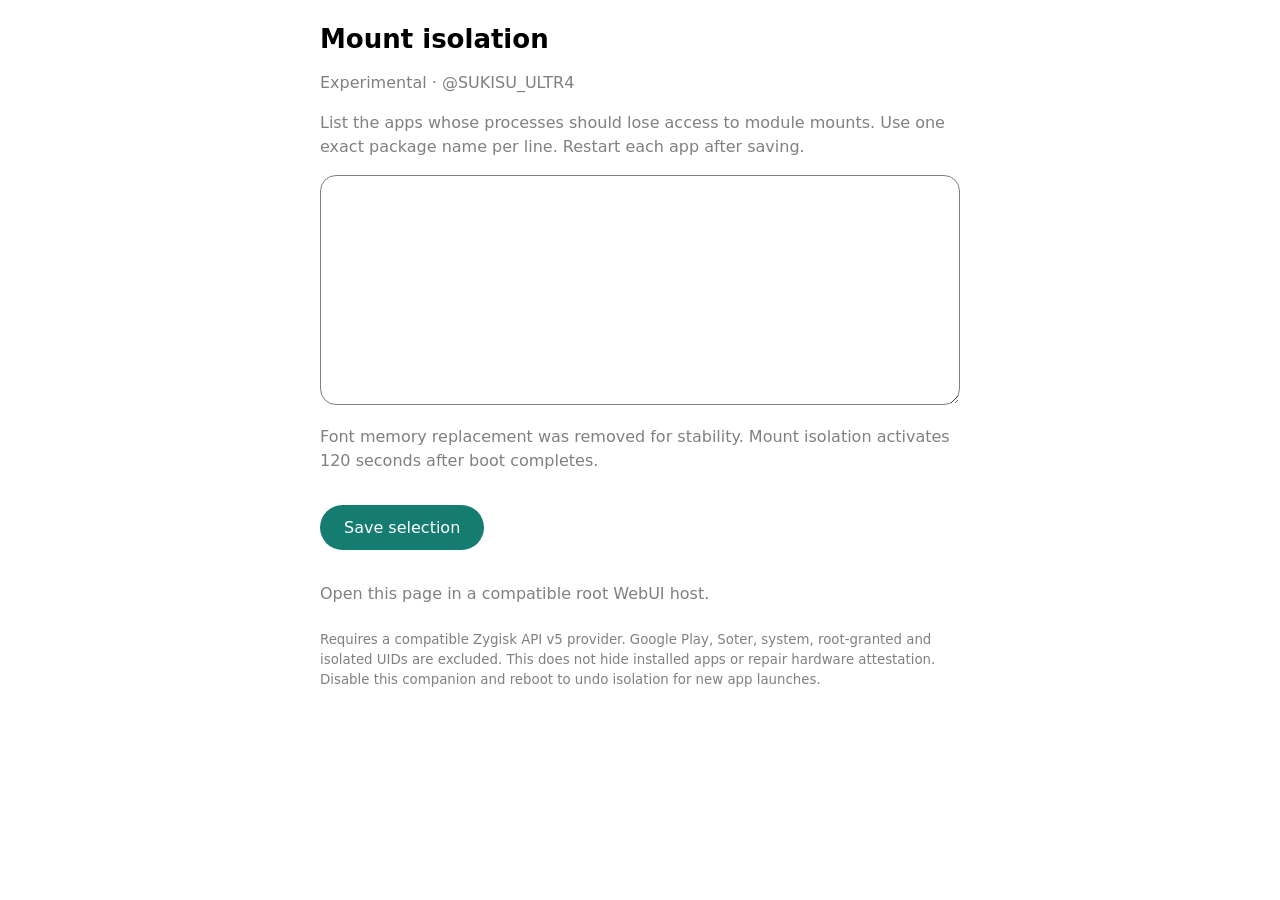
<file: isolation-module/webroot/index.html>
<!doctype html><html lang="en"><meta charset="utf-8"><meta name="viewport" content="width=device-width,initial-scale=1"><title>Mount isolation</title><style>
:root{color-scheme:light dark;font:16px system-ui}body{max-width:640px;margin:24px auto;padding:0 20px}h1{font-size:26px}p{line-height:1.5;color:GrayText}textarea{box-sizing:border-box;width:100%;min-height:230px;border:1px solid GrayText;border-radius:16px;padding:16px;background:Canvas;color:CanvasText;font:14px monospace}button{border:0;border-radius:24px;background:#157c72;color:white;padding:13px 24px;margin:16px 0;font:inherit}#status{min-height:2em}small{display:block;line-height:1.5;color:GrayText}</style>
<h1>Mount isolation</h1><p>Experimental · @SUKISU_ULTR4</p><p>List the apps whose processes should lose access to module mounts. Use one exact package name per line. Restart each app after saving.</p><textarea id="targets" aria-label="Selected packages" spellcheck="false"></textarea><p>Font memory replacement was removed for stability. Mount isolation activates 120 seconds after boot completes.</p><button id="save" disabled>Save selection</button><p id="status" role="status">Connecting to root host…</p><small>Requires a compatible Zygisk API v5 provider. Google Play, Soter, system, root-granted and isolated UIDs are excluded. This does not hide installed apps or repair hardware attestation. Disable this companion and reboot to undo isolation for new app launches.</small><script src="main.js"></script></html>
</file>
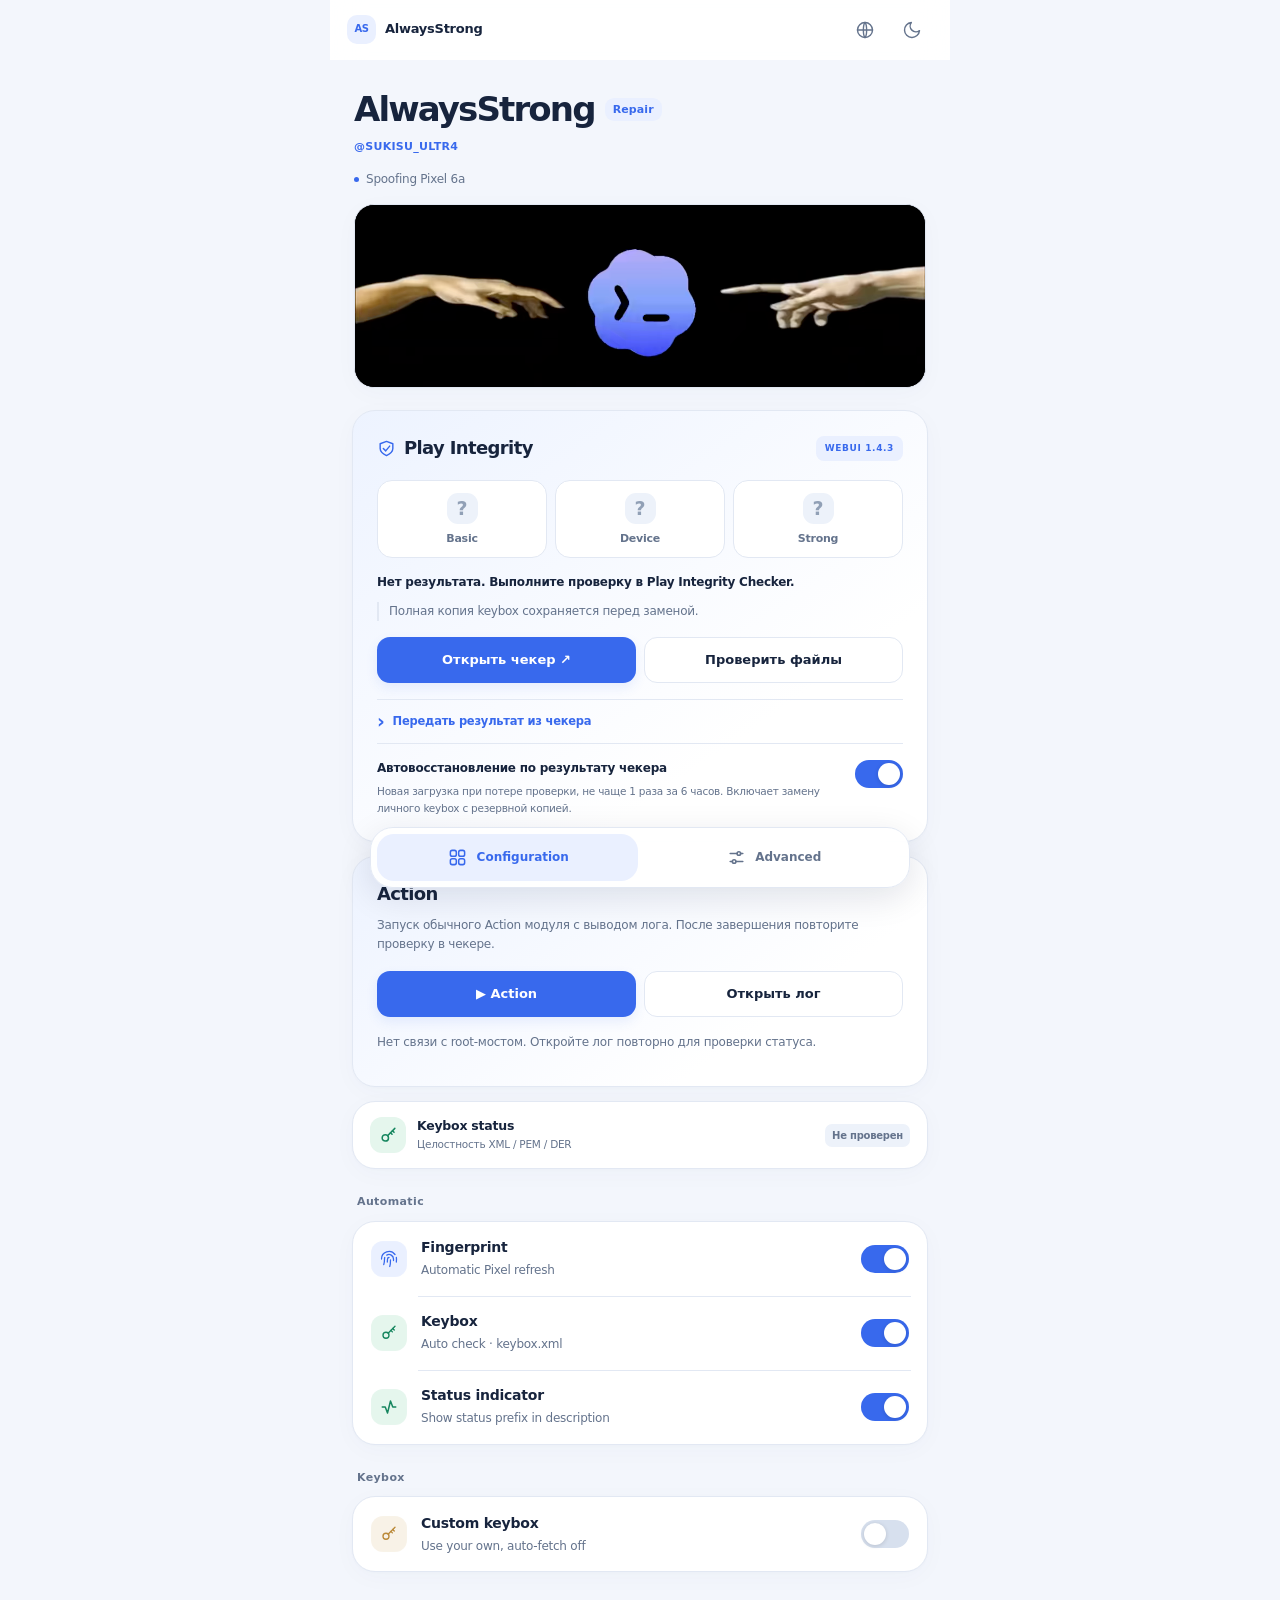
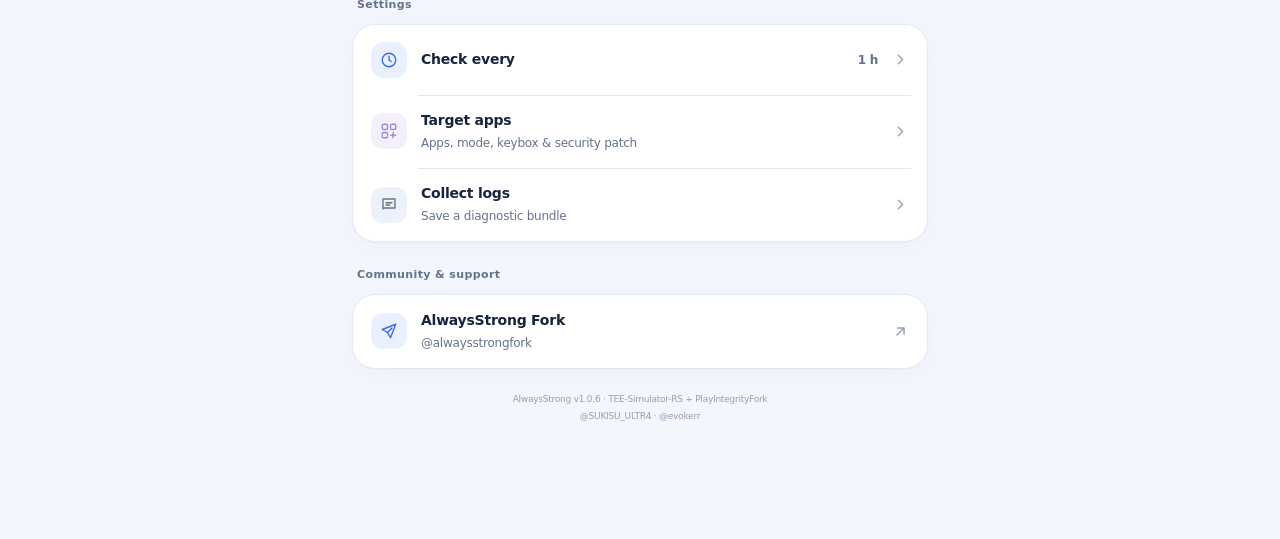
<file: module/webroot/index.html>
<!doctype html>
<html lang="en">
<head>
<meta charset="utf-8">
<meta name="viewport" content="width=device-width,initial-scale=1,viewport-fit=cover">
<meta name="color-scheme" content="dark light">
<title>AlwaysStrong</title>
<link rel="icon" href="data:,">
<meta name="theme-color" content="#0b1120">
<link rel="stylesheet" href="app.css">
</head>
<body>
<div class="app">
  <div class="bar" id="bar">
    <div class="t">AlwaysStrong</div>
    <button class="ib" id="langBtn" aria-label="Language"><svg viewBox="0 0 24 24" fill="none" stroke="currentColor" stroke-width="1.7" stroke-linecap="round" stroke-linejoin="round"><circle cx="12" cy="12" r="9"/><path d="M3 12h18M12 3c2.6 2.7 2.6 15.3 0 18M12 3c-2.6 2.7-2.6 15.3 0 18"/></svg></button>
    <button class="ib" id="themeBtn" aria-label="Theme"><svg id="themeIcon" viewBox="0 0 24 24" fill="none" stroke="currentColor" stroke-width="1.7" stroke-linecap="round" stroke-linejoin="round"><path d="M21 12.8A9 9 0 1 1 11.2 3 7 7 0 0 0 21 12.8z"/></svg></button>
  </div>

  <div class="hero">
    <div class="hero-heading"><div class="hero-title">
      <h1>AlwaysStrong <span class="edition">Repair</span></h1>
      <p class="fork-credit">@SUKISU_ULTR4</p>
    </div></div>
    <p class="sub"><span id="heroState">Spoofing Pixel 6a</span></p>
    <div class="hero-banner">
      <video id="forkBanner" loop muted playsinline preload="metadata" poster="banner.png" aria-label="AlwaysStrong banner"><source src="banner.mp4" type="video/mp4"></video>
      <img class="banner-still" src="banner.png" width="1072" height="576" alt="AlwaysStrong banner">
    </div>
  </div>

  <div class="scroll">

    <section id="pgMain">
      <div class="grp"><div class="card repair-panel">
        <div class="repair-heading"><span class="panel-title"><svg viewBox="0 0 24 24" fill="none" stroke="currentColor" stroke-width="1.8" stroke-linecap="round" stroke-linejoin="round"><path d="m12 3 8 3v6c0 5-8 9-8 9s-8-4-8-9V6Z"/><path d="m8 12 3 3 5-6"/></svg>Play Integrity</span><span class="repair-tag">WEBUI 1.4.3</span></div>
        <div class="verdict-grid" aria-live="polite">
          <div class="verdict-pill" id="vBasic"><b>?</b>Basic</div>
          <div class="verdict-pill" id="vDevice"><b>?</b>Device</div>
          <div class="verdict-pill" id="vStrong"><b>?</b>Strong</div>
        </div>
        <p class="repair-note" id="verdictInfo">Нет результата. Выполните проверку в Play Integrity Checker.</p>
        <p class="repair-note" id="repairInfo">Полная копия keybox сохраняется перед заменой.</p>
        <div class="repair-actions"><button type="button" id="launchChecker">Открыть чекер ↗</button><button type="button" class="secondary" id="repairLocal">Проверить файлы</button></div>
        <details><summary>Передать результат из чекера</summary>
          <p class="repair-note">После проверки: меню ⋮ → JSON response → Copy JSON. Вставьте свежий ответ ниже. Автоматический экспорт из этого приложения не предусмотрен.</p>
          <textarea id="verdictJson" aria-label="JSON результата Play Integrity" placeholder='{"requestDetails": …, "deviceIntegrity": …}' spellcheck="false" maxlength="65536"></textarea>
          <div class="repair-actions"><button type="button" id="importVerdict">Применить результат</button></div>
        </details>
        <div class="repair-switch"><span>Автовосстановление по результату чекера<small>Новая загрузка при потере проверки, не чаще 1 раза за 6 часов. Включает замену личного keybox с резервной копией.</small></span><label class="sw"><input type="checkbox" id="autoRepairSw" checked><span class="sl"></span></label></div>
      </div></div>

      <div class="grp"><div class="card repair-panel action-panel">
        <div class="repair-heading"><span class="panel-title">Action</span></div>
        <p class="repair-note">Запуск обычного Action модуля с выводом лога. После завершения повторите проверку в чекере.</p>
        <div class="repair-actions"><button type="button" id="runAction">▶ Action</button><button type="button" class="secondary" id="viewActionLog">Открыть лог</button></div>
        <p class="repair-note" id="actionSummary" role="status">Ещё не запускался из WebUI.</p>
      </div></div>

      <div class="grp"><div class="card statusbar">
        <span class="sk"><svg viewBox="0 0 24 24" fill="none" stroke="currentColor" stroke-width="1.9" stroke-linecap="round" stroke-linejoin="round"><circle cx="8" cy="15" r="4"/><path d="M10.8 12.2 20 3"/><path d="m17 6 2 2"/><path d="m14.5 8.5 2 2"/></svg></span>
        <span class="lab"><span data-i="status">Keybox status</span><small>Device verdict not checked</small></span>
        <span class="sp"></span>
        <span class="checks" title="File completeness only. Device verdict not checked.">Not checked</span>
      </div></div>

      <div class="grp"><div class="lbl" data-i="sec_auto">Automatic</div><div class="card">
        <div class="row" data-k="fingerprint pixel refresh">
          <div class="ic blue"><svg viewBox="0 0 24 24" fill="none" stroke="currentColor" stroke-width="1.7" stroke-linecap="round" stroke-linejoin="round"><path d="M2 12a10 10 0 0 1 18-6"/><path d="M5 19.5C5.5 18 6 15 6 12a6 6 0 0 1 .34-2"/><path d="M9 6.8a6 6 0 0 1 9 5.2v2"/><path d="M14 13.1c0 2.4 0 6.4-1 8.9"/><path d="M12 10a2 2 0 0 0-2 2c0 1-.1 2.5-.26 4"/><path d="M21.8 16c.2-2 .13-5.35 0-6"/></svg></div>
          <div class="txt"><div class="h" data-i="fp_t">Fingerprint</div><div class="s" data-i="fp_s">Automatic Pixel refresh</div></div>
          <label class="sw"><input type="checkbox" checked><span class="sl"></span></label>
        </div>
        <div class="row" data-k="keybox auto check">
          <div class="ic teal"><svg viewBox="0 0 24 24" fill="none" stroke="currentColor" stroke-width="1.8" stroke-linecap="round" stroke-linejoin="round"><circle cx="8" cy="15" r="4"/><path d="M10.8 12.2 20 3"/><path d="m17 6 2 2"/><path d="m14.5 8.5 2 2"/></svg></div>
          <div class="txt"><div class="h" data-i="kb_t">Keybox</div><div class="s">Auto check · evokerrkey.xml</div></div>
          <label class="sw"><input type="checkbox" checked><span class="sl"></span></label>
        </div>
        <div class="row" data-k="status indicator prefix">
          <div class="ic green"><svg viewBox="0 0 24 24" fill="none" stroke="currentColor" stroke-width="2" stroke-linecap="round" stroke-linejoin="round"><path d="M3 12h4l3 8 4-16 3 8h4"/></svg></div>
          <div class="txt"><div class="h" data-i="ind_t">Status indicator</div><div class="s" data-i="ind_s">Show status prefix in description</div></div>
          <label class="sw"><input type="checkbox" checked><span class="sl"></span></label>
        </div>
      </div></div>

      <div class="grp"><div class="lbl" data-i="pak_keybox">Keybox</div><div class="card">
        <div class="row" data-k="custom keybox own">
          <div class="ic orange"><svg viewBox="0 0 24 24" fill="none" stroke="currentColor" stroke-width="1.8" stroke-linecap="round" stroke-linejoin="round"><circle cx="8" cy="15" r="4"/><path d="M10.8 12.2 20 3"/><path d="m17 6 2 2"/><path d="m14.5 8.5 2 2"/></svg></div>
          <div class="txt"><div class="h" data-i="ck_t">Custom keybox</div><div class="s" data-i="ck_s">Use your own, auto-fetch off</div></div>
          <label class="sw"><input type="checkbox" id="ckSw"><span class="sl"></span></label>
        </div>
        <div class="row tap" id="ckPick" data-k="select keybox file" data-toast="Pick a keybox file">
          <div class="ic orange"><svg viewBox="0 0 24 24" fill="none" stroke="currentColor" stroke-width="1.8" stroke-linecap="round" stroke-linejoin="round"><path d="M4 7a2 2 0 0 1 2-2h4l2 2h6a2 2 0 0 1 2 2v8a2 2 0 0 1-2 2H6a2 2 0 0 1-2-2z"/></svg></div>
          <div class="txt"><div class="h" data-i="ck_pick">Select keybox file</div><div class="s" data-i="ck_none">No file selected</div></div>
          <button class="rowdel" id="ckDel" hidden aria-label="Remove keybox"><svg viewBox="0 0 24 24" fill="none" stroke="currentColor" stroke-width="1.8" stroke-linecap="round" stroke-linejoin="round"><path d="M4 7h16M10 11v6M14 11v6M6 7l1 13a1 1 0 0 0 1 1h8a1 1 0 0 0 1-1l1-13M9 7V4a1 1 0 0 1 1-1h4a1 1 0 0 1 1 1v3"/></svg></button>
          <span class="chev"><svg viewBox="0 0 24 24" fill="none" stroke="currentColor" stroke-width="2" stroke-linecap="round" stroke-linejoin="round"><path d="m9 6 6 6-6 6"/></svg></span>
        </div>
      </div></div>

      <div class="grp"><div class="lbl" data-i="sec_set">Settings</div><div class="card">
        <div class="row tap" data-k="check every interval" data-toast="Check interval">
          <div class="ic indigo"><svg viewBox="0 0 24 24" fill="none" stroke="currentColor" stroke-width="1.8" stroke-linecap="round" stroke-linejoin="round"><circle cx="12" cy="12" r="9"/><path d="M12 7v5l3 2"/></svg></div>
          <div class="txt"><div class="h" data-i="int_t">Check every</div></div><span class="val">60 min</span>
          <span class="chev"><svg viewBox="0 0 24 24" fill="none" stroke="currentColor" stroke-width="2" stroke-linecap="round" stroke-linejoin="round"><path d="m9 6 6 6-6 6"/></svg></span>
        </div>
        <div class="row tap" id="targetRow" data-k="target apps mode keybox">
          <div class="ic purple"><svg viewBox="0 0 24 24" fill="none" stroke="currentColor" stroke-width="1.8" stroke-linecap="round" stroke-linejoin="round"><rect x="3" y="3" width="7" height="7" rx="1.7"/><rect x="14" y="3" width="7" height="7" rx="1.7"/><rect x="3" y="14" width="7" height="7" rx="1.7"/><path d="M17.5 14v7M14 17.5h7"/></svg></div>
          <div class="txt"><div class="h" data-i="pak_t">Target apps</div><div class="s" data-i="tgt_s">Apps, mode, keybox &amp; security patch</div></div>
          <span class="chev"><svg viewBox="0 0 24 24" fill="none" stroke="currentColor" stroke-width="2" stroke-linecap="round" stroke-linejoin="round"><path d="m9 6 6 6-6 6"/></svg></span>
        </div>
        <div class="row tap" data-k="collect logs diagnostic" data-toast="Collecting logs…">
          <div class="ic slate"><svg viewBox="0 0 24 24" fill="none" stroke="currentColor" stroke-width="1.8" stroke-linecap="round" stroke-linejoin="round"><path d="M4 4h16v12H5.2L4 17.2z"/><path d="M8 9h8M8 12h5"/></svg></div>
          <div class="txt"><div class="h" data-i="logs">Collect logs</div><div class="s" data-i="logs_s">Save a diagnostic bundle</div></div>
          <span class="chev"><svg viewBox="0 0 24 24" fill="none" stroke="currentColor" stroke-width="2" stroke-linecap="round" stroke-linejoin="round"><path d="m9 6 6 6-6 6"/></svg></span>
        </div>
      </div></div>

      <div class="grp"><div class="lbl" data-i="sec_comm">Community &amp; support</div><div class="card">
        <a class="row tap linkrow" href="https://t.me/alwaysstrongfork" target="_blank" rel="noopener">
          <span class="ic blue"><svg viewBox="0 0 24 24" fill="none" stroke="currentColor" stroke-width="1.8" stroke-linecap="round" stroke-linejoin="round"><path d="m21 3-7 18-4-7-7-4Z"/><path d="m10 14 6-6"/></svg></span>
          <div class="txt"><div class="h">AlwaysStrong Fork</div><div class="s">@alwaysstrongfork</div></div>
          <span class="ext"><svg viewBox="0 0 24 24" fill="none" stroke="currentColor" stroke-width="2" stroke-linecap="round" stroke-linejoin="round"><path d="M7 17 17 7M8 7h9v9"/></svg></span>
        </a>
      </div></div>

      <div class="note fork-footer">AlwaysStrong <span id="moduleVersion">v1.0.6</span> · TEE-Simulator-RS + PlayIntegrityFork<br>@SUKISU_ULTR4 · @evokerr</div>
    </section>

    <section id="pgAdv" hidden>
      <div class="note adv-note" data-i="adv_note">For edge cases, the defaults are what pass STRONG. Leave them unless an app needs it.</div>

      <div class="grp"><div class="lbl" data-i="sec_fpsrc">Fingerprint source</div><div class="card">
        <div class="row tap" data-k="import fingerprint pif json prop" data-toast="Import pif.json / pif.prop">
          <div class="ic teal"><svg viewBox="0 0 24 24" fill="none" stroke="currentColor" stroke-width="1.8" stroke-linecap="round" stroke-linejoin="round"><path d="M12 3v12"/><path d="m8 11 4 4 4-4"/><path d="M5 21h14"/></svg></div>
          <div class="txt"><div class="h" data-i="imp_t">Import fingerprint</div><div class="s" data-i="imp_s">Load a pif.json or pif.prop file</div></div>
          <button class="rowdel" id="impDel" hidden aria-label="Remove fingerprint"><svg viewBox="0 0 24 24" fill="none" stroke="currentColor" stroke-width="1.8" stroke-linecap="round" stroke-linejoin="round"><path d="M4 7h16M10 11v6M14 11v6M6 7l1 13a1 1 0 0 0 1 1h8a1 1 0 0 0 1-1l1-13M9 7V4a1 1 0 0 1 1-1h4a1 1 0 0 1 1 1v3"/></svg></button>
          <span class="chev"><svg viewBox="0 0 24 24" fill="none" stroke="currentColor" stroke-width="2" stroke-linecap="round" stroke-linejoin="round"><path d="m9 6 6 6-6 6"/></svg></span>
        </div>
        <div class="row tap" id="betaHead" data-k="beta fingerprints pixel">
          <div class="ic indigo"><svg viewBox="0 0 24 24" fill="none" stroke="currentColor" stroke-width="1.8" stroke-linecap="round" stroke-linejoin="round"><path d="m12 2 2.6 5.3 5.9.9-4.2 4.1 1 5.9L12 21.5 6.7 18.2l1-5.9L3.5 8.2l5.9-.9z"/></svg></div>
          <div class="txt"><div class="h" data-i="beta_t">Beta fingerprints</div><div class="s" data-i="beta_s">Only Pixel 6a (bluejay) passes STRONG</div></div>
          <span class="chev rot"><svg viewBox="0 0 24 24" fill="none" stroke="currentColor" stroke-width="2" stroke-linecap="round" stroke-linejoin="round"><path d="m6 9 6 6 6-6"/></svg></span>
        </div>
        <div class="acc" id="betaAcc">
          <div class="beta sel" data-c="bluejay"><div class="bn"><div class="m">Pixel 6a</div><div class="c">bluejay · Android 12</div></div><span class="badge">STRONG</span><span class="ck"><svg viewBox="0 0 24 24" fill="none" stroke="currentColor" stroke-width="2.4" stroke-linecap="round" stroke-linejoin="round"><path d="m5 12 5 5L20 7"/></svg></span></div>
          <div class="beta" data-c="oriole"><div class="bn"><div class="m">Pixel 6</div><div class="c">oriole · Android 12</div></div><span class="ck"><svg viewBox="0 0 24 24" fill="none" stroke="currentColor" stroke-width="2.4" stroke-linecap="round" stroke-linejoin="round"><path d="m5 12 5 5L20 7"/></svg></span></div>
          <div class="beta" data-c="raven"><div class="bn"><div class="m">Pixel 6 Pro</div><div class="c">raven · Android 12</div></div><span class="ck"><svg viewBox="0 0 24 24" fill="none" stroke="currentColor" stroke-width="2.4" stroke-linecap="round" stroke-linejoin="round"><path d="m5 12 5 5L20 7"/></svg></span></div>
          <div class="beta" data-c="husky"><div class="bn"><div class="m">Pixel 8 Pro</div><div class="c">husky · Android 14</div></div><span class="ck"><svg viewBox="0 0 24 24" fill="none" stroke="currentColor" stroke-width="2.4" stroke-linecap="round" stroke-linejoin="round"><path d="m5 12 5 5L20 7"/></svg></span></div>
          <div class="beta" data-c="komodo"><div class="bn"><div class="m">Pixel 9 Pro XL</div><div class="c">komodo · Android 14</div></div><span class="ck"><svg viewBox="0 0 24 24" fill="none" stroke="currentColor" stroke-width="2.4" stroke-linecap="round" stroke-linejoin="round"><path d="m5 12 5 5L20 7"/></svg></span></div>
        </div>
      </div></div>

      <div class="grp" id="spoofGrp"><div class="lbl" data-i="spoofvars">Spoof variables</div><div class="card" id="spoofCard">
        <div class="flag" data-k="spoofbuild"><code>spoofBuild</code><label class="sw"><input type="checkbox" checked><span class="sl"></span></label></div>
        <div class="flag" data-k="spoofprops"><code>spoofProps</code><label class="sw"><input type="checkbox" checked><span class="sl"></span></label></div>
        <div class="flag" data-k="spoofprovider"><code>spoofProvider</code><label class="sw"><input type="checkbox"><span class="sl"></span></label></div>
        <div class="flag" data-k="spoofvendingfinger"><code>spoofVendingFinger</code><label class="sw"><input type="checkbox"><span class="sl"></span></label></div>
        <div class="flag" data-k="spoofsignature"><code>spoofSignature</code><label class="sw"><input type="checkbox"><span class="sl"></span></label></div>
        <div class="flag" data-k="spoofvendingsdk"><code>spoofVendingSdk</code><label class="sw"><input type="checkbox"><span class="sl"></span></label></div>
      </div></div>

      <div class="grp"><div class="lbl">ROM</div><div class="card">
        <div class="row" data-k="block rom spoof pixelprops pihooks">
          <div class="ic red"><svg viewBox="0 0 24 24" fill="none" stroke="currentColor" stroke-width="1.8" stroke-linecap="round" stroke-linejoin="round"><path d="M12 3 4 6v6c0 4.5 3.5 8.5 8 9 4.5-.5 8-4.5 8-9V6z"/><path d="m4 4 16 16"/></svg></div>
          <div class="txt"><div class="h" data-i="rs_t">Block ROM spoof</div><div class="s" data-i="rs_s">Disable PixelProps / pihooks engines</div></div>
          <label class="sw"><input type="checkbox" checked><span class="sl"></span></label>
        </div>
        <div class="row" data-k="hide rom identity version">
          <div class="ic orange"><svg viewBox="0 0 24 24" fill="none" stroke="currentColor" stroke-width="1.8" stroke-linecap="round" stroke-linejoin="round"><path d="M2 12s3.5-7 10-7 10 7 10 7-3.5 7-10 7S2 12 2 12z"/><path d="m4 4 16 16"/></svg></div>
          <div class="txt"><div class="h" data-i="hrm_t">Hide ROM identity</div><div class="s" data-i="hrm_s">Also hides ROM version &amp; fast-charge toggle</div></div>
          <label class="sw"><input type="checkbox"><span class="sl"></span></label>
        </div>
      </div></div>

      <div class="grp"><div class="lbl" data-i="sec_target">Targeting</div><div class="card">
        <div class="row" data-k="denylist selected target apps">
          <div class="ic teal"><svg viewBox="0 0 24 24" fill="none" stroke="currentColor" stroke-width="1.8" stroke-linecap="round" stroke-linejoin="round"><path d="M12 3 4 6v6c0 4.5 3.5 8.5 8 9 4.5-.5 8-4.5 8-9V6z"/><path d="m8 12 3 3 5-6"/></svg></div>
          <div class="txt"><div class="h">Sync targets to DenyList</div><div class="s">Magisk + compatible hider; enforcement must be off. Run Action after changing.</div></div>
          <label class="sw"><input type="checkbox"><span class="sl"></span></label>
        </div>
        <div class="row" data-k="auto targeting target list">
          <div class="ic blue"><svg viewBox="0 0 24 24" fill="none" stroke="currentColor" stroke-width="1.8" stroke-linecap="round" stroke-linejoin="round"><circle cx="12" cy="12" r="8"/><circle cx="12" cy="12" r="3"/><path d="M12 1.5v3M12 19.5v3M1.5 12h3M19.5 12h3"/></svg></div>
          <div class="txt"><div class="h" data-i="at_t">Auto targeting</div><div class="s" data-i="at_s">Add newly installed apps to the target list automatically</div></div>
          <label class="sw"><input type="checkbox" checked><span class="sl"></span></label>
        </div>
      </div></div>

      <div class="grp"><div class="lbl" data-i="rst">Reset</div><div class="card">
        <div class="row tap" data-k="reset defaults" data-toast="Reset to defaults?">
          <div class="ic red"><svg viewBox="0 0 24 24" fill="none" stroke="currentColor" stroke-width="1.8" stroke-linecap="round" stroke-linejoin="round"><path d="M3 12a9 9 0 1 0 3-6.7L3 8"/><path d="M3 4v4h4"/></svg></div>
          <div class="txt"><div class="h text-danger" data-i="rst_t">Reset to defaults</div><div class="s" data-i="rst_s">Put every setting back</div></div>
          <span class="chev"><svg viewBox="0 0 24 24" fill="none" stroke="currentColor" stroke-width="2" stroke-linecap="round" stroke-linejoin="round"><path d="m9 6 6 6-6 6"/></svg></span>
        </div>
      </div></div>
    </section>
  </div>

  <nav class="nav"><div class="in">
    <button class="tab on" data-pg="pgMain" data-sub="Spoofing Pixel 6a">
      <span class="pic"><svg viewBox="0 0 24 24" fill="none" stroke="currentColor" stroke-width="1.9" stroke-linecap="round" stroke-linejoin="round"><rect x="3" y="3" width="7.5" height="7.5" rx="2.3"/><rect x="13.5" y="3" width="7.5" height="7.5" rx="2.3"/><rect x="3" y="13.5" width="7.5" height="7.5" rx="2.3"/><rect x="13.5" y="13.5" width="7.5" height="7.5" rx="2.3"/></svg></span>
      <span class="lb" data-i="tab_main">Configuration</span></button>
    <button class="tab" data-pg="pgAdv" data-sub="Edge cases, defaults already pass">
      <span class="pic"><svg viewBox="0 0 24 24" fill="none" stroke="currentColor" stroke-width="1.9" stroke-linecap="round" stroke-linejoin="round"><path d="M4 7h9M17 7h3M4 17h3M11 17h9"/><circle cx="15" cy="7" r="2.3"/><circle cx="9" cy="17" r="2.3"/></svg></span>
      <span class="lb" data-i="tab_adv">Advanced</span></button>
  </div></nav>

  <!-- Action output survives closing this dialog or the host WebUI. -->
  <div class="modal" id="actionModal" hidden>
    <div class="dialog">
      <div class="dhead"><div class="dt">Action · Лог</div><button type="button" class="ib" id="actionClose" aria-label="Закрыть">×</button></div>
      <div class="dbody">
        <p class="sd" id="actionStatus" role="status">Загрузка…</p>
        <pre id="actionOutput" tabindex="0" aria-label="Лог выполнения Action"></pre>
        <p class="repair-note">Последние 64 КиБ. Полный лог: /data/adb/tricky_store/alwaysstrong/logs/action-webui.log</p>
        <div class="srow dialog-actions"><button type="button" class="pill" id="actionRefresh">Обновить лог</button></div>
      </div>
    </div>
  </div>

  <!-- Language picker -->
  <div class="modal" id="langModal" hidden>
    <div class="dialog">
      <div class="dhead"><div class="dt" data-i="lang_title">Language</div><button class="ib" id="langClose" aria-label="Close"><svg viewBox="0 0 24 24" fill="none" stroke="currentColor" stroke-width="2" stroke-linecap="round" stroke-linejoin="round"><path d="M6 6 18 18M18 6 6 18"/></svg></button></div>
      <div class="dbody"><div class="applist" id="langList"></div></div>
    </div>
  </div>

  <!-- Target apps popup -->
  <div class="modal" id="appsModal" hidden>
    <div class="dialog">
      <div class="dhead">
        <div class="dt" data-i="pak_t">Target apps</div>
        <button class="ib" id="kebab" aria-label="More"><svg viewBox="0 0 24 24" fill="currentColor"><circle cx="12" cy="5" r="2"/><circle cx="12" cy="12" r="2"/><circle cx="12" cy="19" r="2"/></svg></button>
        <button class="ib" id="appsClose" aria-label="Close"><svg viewBox="0 0 24 24" fill="none" stroke="currentColor" stroke-width="2" stroke-linecap="round" stroke-linejoin="round"><path d="M6 6 18 18M18 6 6 18"/></svg></button>
        <div class="menu" id="appsMenu" hidden>
          <button data-m="patch"><svg viewBox="0 0 24 24" fill="none" stroke="currentColor" stroke-width="1.8" stroke-linecap="round" stroke-linejoin="round"><path d="M12 3 4 6v6c0 4.5 3.5 8.5 8 9 4.5-.5 8-4.5 8-9V6z"/><path d="m9 12 2 2 4-4"/></svg><span data-i="patch">Security patch</span></button>
          <button data-m="all"><svg viewBox="0 0 24 24" fill="none" stroke="currentColor" stroke-width="1.8" stroke-linecap="round" stroke-linejoin="round"><path d="m5 12 5 5L20 7"/></svg><span data-i="pak_selall">Select all</span></button>
          <button data-m="unnec"><svg viewBox="0 0 24 24" fill="none" stroke="currentColor" stroke-width="1.8" stroke-linecap="round" stroke-linejoin="round"><path d="M18 6 6 18M6 6l12 12"/></svg><span data-i="pak_unnec">Deselect unnecessary</span></button>
          <button data-m="add"><svg viewBox="0 0 24 24" fill="none" stroke="currentColor" stroke-width="1.8" stroke-linecap="round" stroke-linejoin="round"><path d="M12 5v14M5 12h14"/></svg><span data-i="pak_add">Add package</span></button>
        </div>
      </div>
      <div class="dbody">
        <div class="search"><svg viewBox="0 0 24 24" fill="none" stroke="currentColor" stroke-width="2" stroke-linecap="round" stroke-linejoin="round"><circle cx="11" cy="11" r="7"/><path d="m21 21-4-4"/></svg><input id="appq" type="text" placeholder="Search apps" data-iph="pak_search"></div>
        <div class="applist" id="appsList"><div class="card">
          <div class="appitem on"><span class="appav">G</span><span class="an"><span class="n">Google Play Services</span><span class="p">com.google.android.gms</span></span><span class="cb"><svg viewBox="0 0 24 24" fill="none" stroke="currentColor" stroke-width="3" stroke-linecap="round" stroke-linejoin="round"><path d="m5 12 5 5L20 7"/></svg></span></div>
          <div class="appitem on"><span class="appav">P</span><span class="an"><span class="n">Play Store</span><span class="p">com.android.vending</span></span><span class="cb"><svg viewBox="0 0 24 24" fill="none" stroke="currentColor" stroke-width="3" stroke-linecap="round" stroke-linejoin="round"><path d="m5 12 5 5L20 7"/></svg></span></div>
          <div class="appitem on"><span class="appav">F</span><span class="an"><span class="n">Services Framework</span><span class="p">com.google.android.gsf</span></span><span class="cb"><svg viewBox="0 0 24 24" fill="none" stroke="currentColor" stroke-width="3" stroke-linecap="round" stroke-linejoin="round"><path d="m5 12 5 5L20 7"/></svg></span></div>
          <div class="appitem"><span class="appav">W</span><span class="an"><span class="n">Wallet</span><span class="p">com.google.android.apps.walletnfcrel</span></span><span class="cb"><svg viewBox="0 0 24 24" fill="none" stroke="currentColor" stroke-width="3" stroke-linecap="round" stroke-linejoin="round"><path d="m5 12 5 5L20 7"/></svg></span></div>
          <div class="appitem"><span class="appav">B</span><span class="an"><span class="n">Banking</span><span class="p">com.bank.mobile</span></span><span class="cb"><svg viewBox="0 0 24 24" fill="none" stroke="currentColor" stroke-width="3" stroke-linecap="round" stroke-linejoin="round"><path d="m5 12 5 5L20 7"/></svg></span></div>
          <div class="appitem"><span class="appav">N</span><span class="an"><span class="n">Netflix</span><span class="p">com.netflix.mediaclient</span></span><span class="cb"><svg viewBox="0 0 24 24" fill="none" stroke="currentColor" stroke-width="3" stroke-linecap="round" stroke-linejoin="round"><path d="m5 12 5 5L20 7"/></svg></span></div>
        </div></div>
      </div>
    </div>
  </div>

  <!-- Security patch popup (centred) -->
  <div class="modal" id="patchModal" hidden>
    <div class="dialog">
      <div class="dhead"><div class="dt" data-i="patch">Security patch</div><button class="ib" id="patchClose" aria-label="Close"><svg viewBox="0 0 24 24" fill="none" stroke="currentColor" stroke-width="2" stroke-linecap="round" stroke-linejoin="round"><path d="M6 6 18 18M18 6 6 18"/></svg></button></div>
      <div class="dbody">
        <p class="sd" data-i="patch_desc">The attested patch follows the fingerprint. Override a partition only if an app needs it.</p>
        <div class="srow"><div class="nm"><span data-i="spp_t">Spoof security patch</span><small data-i="spp_s2">Match attestation to the fingerprint</small></div><label class="sw"><input type="checkbox" checked><span class="sl"></span></label></div>
        <div class="srow"><div class="nm" data-i="psys_t">System</div><input class="inp" value="2026-09-05" inputmode="numeric"></div>
        <div class="srow"><div class="nm" data-i="pven_t">Vendor</div><input class="inp" value="2026-09-05" inputmode="numeric"></div>
        <div class="srow"><div class="nm" data-i="pboot_t">Boot</div><input class="inp" value="2026-09-05" inputmode="numeric"></div>
        <div class="srow dialog-actions"><button class="pill" id="patchFill" data-i="patch_fill">Fill from fingerprint</button><button class="pill solid" id="patchDone" data-i="done">Done</button></div>
      </div>
    </div>
  </div>

  <!-- Per-app config (long-press a target app): attestation mode + keybox -->
  <div class="modal" id="cfgModal" hidden>
    <div class="dialog">
      <div class="dhead"><div class="dt" id="cfgName">App</div><button class="ib" id="cfgClose" aria-label="Close"><svg viewBox="0 0 24 24" fill="none" stroke="currentColor" stroke-width="2" stroke-linecap="round" stroke-linejoin="round"><path d="M6 6 18 18M18 6 6 18"/></svg></button></div>
      <div class="dbody">
        <p class="sd" id="cfgPkg">com.example</p>
        <div class="applbl" data-i="cfg_mode">Attestation mode</div>
        <div class="applist"><div class="card" id="cfgModes">
          <div class="appitem" data-m="auto"><span class="appav">A</span><span class="an"><span class="n" data-i="pak_auto">Automatic</span><span class="p" data-i="cfg_auto_s">Let the keystore decide</span></span><span class="cb"><svg viewBox="0 0 24 24" fill="none" stroke="currentColor" stroke-width="3" stroke-linecap="round" stroke-linejoin="round"><path d="m5 12 5 5L20 7"/></svg></span></div>
          <div class="appitem" data-m="gen"><span class="appav">!</span><span class="an"><span class="n" data-i="pak_gen">Generate</span><span class="p" data-i="cfg_gen_s">Build the whole certificate chain</span></span><span class="cb"><svg viewBox="0 0 24 24" fill="none" stroke="currentColor" stroke-width="3" stroke-linecap="round" stroke-linejoin="round"><path d="m5 12 5 5L20 7"/></svg></span></div>
          <div class="appitem" data-m="hack"><span class="appav">?</span><span class="an"><span class="n" data-i="pak_hack">Hack leaf</span><span class="p" data-i="cfg_hack_s">Patch only the leaf certificate</span></span><span class="cb"><svg viewBox="0 0 24 24" fill="none" stroke="currentColor" stroke-width="3" stroke-linecap="round" stroke-linejoin="round"><path d="m5 12 5 5L20 7"/></svg></span></div>
        </div></div>
        <div class="applbl" data-i="pak_keybox">Keybox</div>
        <div class="applist"><div class="card">
          <div class="row tap" id="cfgKbRow"><div class="ic teal"><svg viewBox="0 0 24 24" fill="none" stroke="currentColor" stroke-width="1.8" stroke-linecap="round" stroke-linejoin="round"><circle cx="8" cy="15" r="4"/><path d="M10.8 12.2 20 3"/><path d="m17 6 2 2"/><path d="m14.5 8.5 2 2"/></svg></div><div class="txt"><div class="h" data-i="kb_t">Keybox</div></div><span class="val" id="cfgKbName" data-i="cfg_default">Default</span><span class="chev"><svg viewBox="0 0 24 24" fill="none" stroke="currentColor" stroke-width="2" stroke-linecap="round" stroke-linejoin="round"><path d="m9 6 6 6-6 6"/></svg></span></div>
        </div></div>
        <div class="srow dialog-actions"><button class="pill solid" id="cfgApply" data-i="pak_apply">Apply</button></div>
      </div>
    </div>
  </div>

  <!-- Keybox picker -->
  <div class="modal" id="kbpModal" hidden>
    <div class="dialog">
      <div class="dhead"><div class="dt" data-i="pak_keybox">Keybox</div><button class="ib" id="kbpClose" aria-label="Close"><svg viewBox="0 0 24 24" fill="none" stroke="currentColor" stroke-width="2" stroke-linecap="round" stroke-linejoin="round"><path d="M6 6 18 18M18 6 6 18"/></svg></button></div>
      <div class="dbody">
        <div class="applist" id="kbpList"></div>
        <div class="srow dialog-actions"><button class="pill" id="kbpCancel" data-i="fm_cancel">Cancel</button><button class="pill solid" id="kbpOk" data-i="kbp_sel">Select</button></div>
      </div>
    </div>
  </div>

  <!-- Check interval editor -->
  <div class="modal" id="ivModal" hidden>
    <div class="dialog">
      <div class="dhead"><div class="dt" data-i="iv_title">Check interval</div><button class="ib" id="ivClose" aria-label="Close"><svg viewBox="0 0 24 24" fill="none" stroke="currentColor" stroke-width="2" stroke-linecap="round" stroke-linejoin="round"><path d="M6 6 18 18M18 6 6 18"/></svg></button></div>
      <div class="dbody">
        <p class="sd" data-i="iv_desc">How often AlwaysStrong re-checks the keybox and fingerprint.</p>
        <div id="ivPresets">
          <button class="pill" data-min="15">15 min</button>
          <button class="pill" data-min="30">30 min</button>
          <button class="pill" data-min="60">1 h</button>
          <button class="pill" data-min="180">3 h</button>
          <button class="pill" data-min="360">6 h</button>
          <button class="pill" data-min="720">12 h</button>
        </div>
        <div class="srow"><div class="nm" data-i="iv_min">Minutes</div><input class="inp" id="ivInput" inputmode="numeric" value="60"></div>
        <div class="srow dialog-actions"><button class="pill solid" id="ivDone" data-i="done">Done</button></div>
      </div>
    </div>
  </div>

  <!-- Add custom package -->
  <div class="modal" id="pkgModal" hidden>
    <div class="dialog">
      <div class="dhead"><div class="dt" data-i="pak_add">Add package</div><button class="ib" id="pkgClose" aria-label="Close"><svg viewBox="0 0 24 24" fill="none" stroke="currentColor" stroke-width="2" stroke-linecap="round" stroke-linejoin="round"><path d="M6 6 18 18M18 6 6 18"/></svg></button></div>
      <div class="dbody">
        <p class="sd" data-i="pkg_desc">Add a package that isn't listed, by its application id.</p>
        <div class="search"><svg viewBox="0 0 24 24" fill="none" stroke="currentColor" stroke-width="2" stroke-linecap="round" stroke-linejoin="round"><circle cx="11" cy="11" r="7"/><path d="m21 21-4-4"/></svg><input id="pkgInput" type="text" placeholder="com.example.app" autocapitalize="off" autocomplete="off" spellcheck="false"></div>
        <div class="srow dialog-actions"><button class="pill" id="pkgCancel" data-i="fm_cancel">Cancel</button><button class="pill solid" id="pkgOk" data-i="add">Add</button></div>
      </div>
    </div>
  </div>

  <!-- Reset confirmation -->
  <div class="modal" id="rstModal" hidden>
    <div class="dialog">
      <div class="dhead"><div class="dt" data-i="rst_t">Reset to defaults</div><button class="ib" id="rstClose" aria-label="Close"><svg viewBox="0 0 24 24" fill="none" stroke="currentColor" stroke-width="2" stroke-linecap="round" stroke-linejoin="round"><path d="M6 6 18 18M18 6 6 18"/></svg></button></div>
      <div class="dbody">
        <p class="sd" data-i="rst_body">Every toggle, spoof variable, the check interval and custom packages go back to the fresh-install defaults, and the fetched fingerprint replaces an imported one. Your keybox and per-app keybox assignments are kept. Action then runs again.</p>
        <div class="srow dialog-actions"><button class="pill" id="rstCancel" data-i="fm_cancel">Cancel</button><button class="pill danger" id="rstOk" data-i="rst_ok">Reset</button></div>
      </div>
    </div>
  </div>

  <!-- File picker (keybox / fingerprint import) -->
  <div class="modal" id="fmModal" hidden>
    <div class="dialog">
      <div class="dhead">
        <button class="ib" id="fmUp" aria-label="Back"><svg viewBox="0 0 24 24" fill="none" stroke="currentColor" stroke-width="2.2" stroke-linecap="round" stroke-linejoin="round"><path d="m15 18-6-6 6-6"/></svg></button>
        <div class="dt" id="fmTitle" data-i="fm_title">Select file</div>
        <button class="ib" id="fmSortBtn" aria-label="Sort"><svg id="fmSortIco" viewBox="0 0 24 24" fill="none" stroke="currentColor" stroke-width="2" stroke-linecap="round" stroke-linejoin="round"></svg></button>
        <button class="ib" id="fmFilterBtn" aria-label="Filter"><svg id="fmFilterIco" viewBox="0 0 24 24" fill="none" stroke="currentColor" stroke-width="2" stroke-linecap="round" stroke-linejoin="round"><path d="M3 5h18l-7 8v6l-4-2v-4z"/></svg></button>
        <button class="ib" id="fmClose" aria-label="Close"><svg viewBox="0 0 24 24" fill="none" stroke="currentColor" stroke-width="2" stroke-linecap="round" stroke-linejoin="round"><path d="M6 6 18 18M18 6 6 18"/></svg></button>
        <div class="menu" id="fmSortMenu" hidden>
          <button data-k="name"><span data-i="fm_s_name" class="flex-label">Name</span><span class="fmdir"></span></button>
          <button data-k="date"><span data-i="fm_s_date" class="flex-label">Date</span><span class="fmdir"></span></button>
          <button data-k="size"><span data-i="fm_s_size" class="flex-label">Size</span><span class="fmdir"></span></button>
          <button data-k="type"><span data-i="fm_s_type" class="flex-label">Type</span><span class="fmdir"></span></button>
        </div>
        <div class="menu" id="fmFilterMenu" hidden>
          <button data-f="ext"><svg viewBox="0 0 24 24" fill="none" stroke="currentColor" stroke-width="1.8" stroke-linecap="round" stroke-linejoin="round"><path d="M3 5h18l-7 8v6l-4-2v-4z"/></svg><span id="fmFLbl" class="flex-label">.xml</span><span class="fmck"></span></button>
          <button data-f="all"><svg viewBox="0 0 24 24" fill="none" stroke="currentColor" stroke-width="1.8" stroke-linecap="round" stroke-linejoin="round"><path d="M4 6h16M4 12h16M4 18h16"/></svg><span data-i="fm_all" class="flex-label">All files</span><span class="fmck"></span></button>
        </div>
      </div>
      <div class="dbody">
        <div id="fmPath"></div>
        <div class="applist" id="fmList"></div>
      </div>
    </div>
  </div>

  <div class="toast" id="toast"></div>
</div>

<script>try{ var _app=document.querySelector(".app"); if(_app) requestAnimationFrame(function(){ _app.classList.add("ready"); }); }catch(e){}</script>
<script defer src="main.js"></script>
</body>
</html>
</file>
<file: module/webroot/app.css>
/* AlwaysStrong Fork WebUI 1.3. Local assets, flexible layouts, reduced motion. */
:root{
  --bg:#f3f6fc;--card:#ffffff;--field:#edf2fa;--press:#315eea0b;
  --ink:#17243d;--sub:#64738c;--faint:#91a0b6;--line:#e2e8f3;
  --accent:#3869ed;--a-soft:#eaf0ff;--good:#16865f;--good-soft:#e5f6ed;
  --danger:#d84f64;--danger-soft:#fcebf0;--track:#d7e0ee;--thumb:#fff;
  --nav:#ffffffed;--sh:0 5px 24px #243c6a07,0 1px 3px #243c6a04;
  --panel:linear-gradient(145deg,#edf3ff 0%,#ffffff 72%);
  --ease:cubic-bezier(.22,.8,.25,1);color-scheme:light;
}
@media(prefers-color-scheme:dark){:root:not([data-theme="light"]){
  --bg:#0b1120;--card:#141e30;--field:#1d2a40;--press:#8daeff12;
  --ink:#eef3ff;--sub:#a0afc7;--faint:#6e809d;--line:#26344c;
  --accent:#91afff;--a-soft:#26375a;--good:#6bdbb0;--good-soft:#173c34;
  --danger:#ff8d9f;--danger-soft:#462638;--track:#34435c;--thumb:#f8fbff;
  --nav:#121d30ee;--sh:0 8px 28px #03091622,0 1px 2px #03091618;
  --panel:linear-gradient(145deg,#1b2c4d 0%,#141e30 78%);color-scheme:dark;
}}
:root[data-theme="dark"]{
  --bg:#0b1120;--card:#141e30;--field:#1d2a40;--press:#8daeff12;
  --ink:#eef3ff;--sub:#a0afc7;--faint:#6e809d;--line:#26344c;
  --accent:#91afff;--a-soft:#26375a;--good:#6bdbb0;--good-soft:#173c34;
  --danger:#ff8d9f;--danger-soft:#462638;--track:#34435c;--thumb:#f8fbff;
  --nav:#121d30ee;--sh:0 8px 28px #03091622,0 1px 2px #03091618;
  --panel:linear-gradient(145deg,#1b2c4d 0%,#141e30 78%);color-scheme:dark;
}
*{box-sizing:border-box;-webkit-tap-highlight-color:transparent}
[hidden]{display:none!important}
html{min-width:0;scroll-padding-top:76px;scroll-padding-bottom:112px}
html.modal-open{overflow:hidden}
body{margin:0;background:var(--bg);color:var(--ink);font-family:system-ui,-apple-system,"Segoe UI",Roboto,sans-serif;letter-spacing:-.015em;line-height:1.45;-webkit-font-smoothing:antialiased;text-rendering:optimizeLegibility;-webkit-user-select:none;user-select:none}
button,input,textarea{font:inherit}button,a,input,textarea,summary{-webkit-tap-highlight-color:transparent}
button{touch-action:manipulation}button:disabled{opacity:.5;cursor:wait}
button:focus-visible,a:focus-visible,summary:focus-visible,.sw input:focus-visible+.sl{outline:3px solid var(--accent);outline-offset:4px}
input,textarea{-webkit-user-select:text;user-select:text}svg{display:block;flex-shrink:0}
.app{width:100%;max-width:620px;margin:0 auto;min-height:100vh;min-height:100dvh;padding-left:env(safe-area-inset-left,0px);padding-right:env(safe-area-inset-right,0px)}
.bar{position:sticky;top:0;z-index:30;display:flex;align-items:center;gap:5px;min-height:60px;padding:5px 17px;padding-top:calc(5px + env(safe-area-inset-top,0px));background:var(--nav);border-bottom:1px solid transparent;transition:border-color .24s,box-shadow .24s}
@supports(backdrop-filter:blur(12px)){.bar,.nav{backdrop-filter:blur(16px);-webkit-backdrop-filter:blur(16px)}}
.bar.stuck{border-color:var(--line);box-shadow:0 5px 18px #17253e06}
.bar .t{display:flex;align-items:center;gap:9px;flex:1;min-width:0;font-size:13px;font-weight:750;white-space:nowrap;overflow:hidden;text-overflow:ellipsis;letter-spacing:-.02em}
.bar .t:before{content:"AS";display:grid;place-items:center;width:29px;height:29px;border-radius:10px;color:var(--accent);background:var(--a-soft);font-size:10px;font-weight:800;letter-spacing:-.04em;flex-shrink:0}
.ib{width:42px;height:42px;border:1px solid transparent;background:transparent;color:var(--sub);border-radius:14px;display:grid;place-items:center;cursor:pointer;flex-shrink:0;transition:background .18s,transform .22s var(--ease),color .18s}
.ib svg{width:20px;height:20px}.ib:active{background:var(--a-soft);color:var(--accent);transform:scale(.91)}
.hero{padding:25px 22px 12px}
.hero-heading{display:flex;flex-wrap:wrap;align-items:flex-start;justify-content:space-between;gap:10px 14px}
.hero-title{flex:1;min-width:0}
.hero h1{display:flex;flex-wrap:wrap;align-items:center;gap:7px 10px;margin:0;font-size:30px;font-size:clamp(26px,7.8vw,34px);line-height:1.16;font-weight:800;letter-spacing:-.055em;overflow-wrap:anywhere}
.hero h1 .edition{display:inline-flex;padding:5px 8px;border-radius:9px;background:var(--a-soft);font-size:11px;letter-spacing:.01em;line-height:1.2;font-weight:750;color:var(--accent)}
.fork-credit{display:inline-flex;max-width:100%;margin:10px 0 0;color:var(--accent);font-size:11px;letter-spacing:.025em;font-weight:700;overflow-wrap:anywhere}
.hero .sub{display:flex;align-items:flex-start;gap:7px;margin:13px 0 15px;color:var(--sub);font-size:12px;line-height:1.6;overflow-wrap:anywhere}
.hero .sub:before{content:"";margin-top:7px;width:5px;height:5px;border-radius:50%;background:var(--accent);flex-shrink:0}
.hero-banner{position:relative;height:126px;aspect-ratio:2.8;background:#000;border:1px solid var(--line);border-radius:20px;overflow:hidden;box-shadow:var(--sh)}
@supports(aspect-ratio:2.8){.hero-banner{height:auto}}
.hero-banner video,.hero-banner img{display:block;width:100%;height:100%;object-fit:cover}
.hero-banner .banner-still{display:none}
.scroll{padding:6px 16px calc(114px + env(safe-area-inset-bottom,0px))}
.grp{margin:0 0 14px;min-width:0;opacity:1}
.app.ready section:not([hidden])>.grp{animation:section-in .48s var(--ease) backwards}
.app.ready section:not([hidden])>.grp:nth-child(2){animation-delay:35ms}.app.ready section:not([hidden])>.grp:nth-child(3){animation-delay:65ms}.app.ready section:not([hidden])>.grp:nth-child(n+4){animation-delay:90ms}
@keyframes section-in{from{opacity:.6;transform:translateY(10px)}to{opacity:1;transform:none}}
.lbl{margin:24px 5px 10px;color:var(--sub);font-size:11px;font-weight:750;letter-spacing:.035em;line-height:1.6;overflow-wrap:anywhere}
.grp:first-child .lbl{margin-top:10px}
.card{min-width:0;background:var(--card);border:1px solid var(--line);border-radius:23px;box-shadow:var(--sh);overflow:hidden}
.repair-panel{padding:20px;background:var(--panel)}
.repair-heading{display:flex;align-items:center;justify-content:space-between;flex-wrap:wrap;gap:10px;font-weight:780;font-size:18px;letter-spacing:-.035em}
.repair-heading .panel-title{display:flex;align-items:center;gap:8px;min-width:0}
.repair-heading svg{width:19px;height:19px;color:var(--accent)}
.repair-tag{font-size:9px;font-weight:750;letter-spacing:.07em;color:var(--accent);background:var(--a-soft);padding:5px 8px;border:1px solid transparent;border-radius:8px;white-space:nowrap}
.verdict-grid{display:grid;grid-template-columns:repeat(3,minmax(0,1fr));gap:8px;margin:19px 0 15px}
.verdict-pill{min-width:0;padding:12px 4px 10px;border:1px solid var(--line);border-radius:15px;background:var(--card);font-size:11px;font-weight:650;text-align:center;color:var(--sub);line-height:1.4;overflow-wrap:anywhere;transition:background .25s,border-color .25s,color .25s,transform .25s var(--ease)}
.verdict-pill b{display:grid;place-items:center;width:31px;height:31px;margin:0 auto 7px;border-radius:11px;background:var(--field);color:var(--faint);font-size:19px;line-height:1;font-weight:700}
.verdict-pill.pass{background:var(--good-soft);border-color:var(--good-soft);color:var(--good)}.verdict-pill.pass b{background:transparent;color:var(--good)}
.verdict-pill.fail{background:var(--danger-soft);border-color:var(--danger-soft);color:var(--danger)}.verdict-pill.fail b{background:transparent;color:var(--danger)}
.repair-note{font-size:11.5px;line-height:1.65;color:var(--sub);margin:9px 0;overflow-wrap:anywhere}
#verdictInfo{color:var(--ink);font-size:12px;font-weight:550}#repairInfo{padding-left:10px;border-left:2px solid var(--line)}
.repair-actions{display:grid;grid-template-columns:repeat(2,minmax(0,1fr));gap:8px;margin:16px 0}
.repair-actions button{display:flex;align-items:center;justify-content:center;min-width:0;min-height:46px;border:1px solid transparent;border-radius:13px;padding:11px 9px;background:#3869ed;color:#fff;font-size:12px;line-height:1.4;font-weight:700;text-align:center;white-space:normal;overflow-wrap:anywhere;cursor:pointer;transition:transform .2s var(--ease),box-shadow .2s,opacity .2s;box-shadow:0 5px 12px #3869ed1a}
.repair-actions button:active{transform:scale(.965)}
.repair-actions .secondary{background:var(--card);border-color:var(--line);box-shadow:none;color:var(--ink)}
.repair-actions button:only-child{grid-column:1/-1}
.repair-panel details{padding:12px 0;border-top:1px solid var(--line)}
.repair-panel summary{display:flex;align-items:flex-start;gap:8px;font-size:11.5px;line-height:1.65;font-weight:650;color:var(--accent);cursor:pointer;list-style:none;overflow-wrap:anywhere}
.repair-panel summary::-webkit-details-marker{display:none}
.repair-panel summary:before{content:"›";font-size:19px;line-height:19px;transition:transform .24s var(--ease)}
.repair-panel details[open]>summary:before{transform:rotate(90deg)}
.repair-panel details[open]>.repair-note,.repair-panel details[open]>textarea{animation:section-in .25s var(--ease)}
.repair-panel textarea{display:block;width:100%;min-width:0;max-width:100%;min-height:130px;max-height:45vh;margin-top:12px;padding:13px;border:1px solid var(--line);border-radius:12px;background:var(--card);color:var(--ink);font:11px/1.7 ui-monospace,SFMono-Regular,Consolas,monospace;resize:vertical;outline:none}
.repair-panel textarea:focus{border-color:var(--accent);box-shadow:0 0 0 3px var(--a-soft)}
.repair-switch{display:grid;grid-template-columns:minmax(0,1fr) 48px;align-items:start;gap:14px;border-top:1px solid var(--line);padding-top:15px;font-size:12px;font-weight:600;line-height:1.55}
.repair-switch>span{min-width:0;overflow-wrap:anywhere}.repair-switch small{display:block;margin-top:5px;font-size:10.5px;line-height:1.6;font-weight:400;color:var(--sub)}
.repair-switch .sw{margin-top:-7px}
.statusbar{display:grid;grid-template-columns:36px minmax(0,1fr);gap:3px 11px;align-items:center;padding:15px 17px;margin:0}
.statusbar .sk{grid-column:1;grid-row:1/3;display:grid;place-items:center;width:36px;height:36px;border-radius:12px;background:var(--good-soft);color:var(--good)}
.statusbar .sk svg{width:19px;height:19px}.statusbar .lab{grid-column:2;min-width:0;font-size:12.5px;font-weight:700;line-height:1.5;overflow-wrap:anywhere}
.statusbar .lab small{display:block;font-size:10.5px;color:var(--sub);font-weight:400;margin-top:1px}.statusbar .sp{display:none}
.checks{display:inline-flex;grid-column:2;justify-self:start;max-width:100%;min-width:0;margin-top:5px;padding:4px 7px;border-radius:7px;background:var(--field);font-size:10px;font-weight:650;line-height:1.5;color:var(--sub);overflow-wrap:anywhere}
.row{display:flex;align-items:center;gap:12px;padding:13px 16px;min-width:0;min-height:70px;position:relative;transition:background .18s,opacity .2s}
.row+.row:before{content:"";position:absolute;left:65px;right:16px;top:0;height:1px;background:var(--line)}
.tap{cursor:pointer}.tap:active{background:var(--press)}
.ic{display:grid;place-items:center;width:36px;height:36px;flex-shrink:0;border-radius:12px;box-shadow:inset 0 0 0 1px #ffffff0b}
.ic svg{width:18px;height:18px}.ic.blue,.ic.indigo{background:var(--a-soft);color:var(--accent)}
.ic.green,.ic.teal{background:var(--good-soft);color:var(--good)}.ic.orange{background:#bd85261c;color:#bb8a39}
.ic.purple{background:#9073dc1c;color:#9c85db}.ic.red{background:var(--danger-soft);color:var(--danger)}.ic.slate{background:var(--field);color:var(--sub)}
.txt{flex:1;min-width:0}.h{font-size:12.5px;line-height:1.5;font-weight:650;overflow-wrap:anywhere}
.s{font-size:10.5px;color:var(--sub);margin-top:3px;font-weight:400;line-height:1.6;overflow-wrap:anywhere}
.val{max-width:34%;min-width:0;color:var(--sub);font-size:12px;line-height:1.5;text-align:right;font-weight:550;font-variant-numeric:tabular-nums;overflow-wrap:anywhere}
.chev,.ext{display:grid;place-items:center;color:var(--faint);flex-shrink:0}.chev svg,.ext svg{width:17px;height:17px}
.rowdel{width:40px;height:42px;min-width:40px;border:0;background:transparent;color:var(--sub);border-radius:12px;display:grid;place-items:center;cursor:pointer;flex-shrink:0}.rowdel svg{width:18px;height:18px}.rowdel:active{background:var(--danger-soft);color:var(--danger)}
.row.off{opacity:.5}.row.off .sl{cursor:default}
#ckPick{display:none}#ckPick.reveal{display:flex;animation:section-in .28s var(--ease)}
.sw{position:relative;display:block;width:48px;height:44px;flex:0 0 48px}
.sw input{position:absolute;opacity:0;width:1px;height:1px}.sl{position:absolute;inset:8px 0;border-radius:999px;background:var(--track);cursor:pointer;transition:background .24s var(--ease)}
.sl:before{content:"";position:absolute;width:22px;height:22px;border-radius:50%;background:var(--thumb);left:3px;top:3px;box-shadow:0 1px 4px #07101c26;transition:transform .26s cubic-bezier(.25,.9,.3,1.2)}
.sw input:checked+.sl{background:#3869ed}.sw input:checked+.sl:before{transform:translateX(20px)}.sw input:disabled+.sl{cursor:default}
.pill{display:inline-flex;align-items:center;justify-content:center;max-width:100%;min-width:0;min-height:43px;border:1px solid transparent;background:var(--a-soft);color:var(--accent);font-weight:700;font-size:11.5px;line-height:1.5;padding:10px 13px;border-radius:12px;cursor:pointer;text-align:center;white-space:normal;overflow-wrap:anywhere;transition:transform .2s var(--ease),background .2s}
.pill:active{transform:scale(.96)}.pill.solid{background:#3869ed;color:#fff}.pill.ok{background:var(--good-soft);color:var(--good)}.pill.danger{background:var(--danger);color:var(--card)}
.flag{display:flex;align-items:center;gap:12px;min-height:62px;padding:10px 17px;position:relative}.flag+.flag:before{content:"";position:absolute;left:17px;right:17px;top:0;height:1px;background:var(--line)}
.flag .fi{display:grid;place-items:center;width:32px;height:32px;border-radius:10px;background:var(--field);color:var(--sub);flex-shrink:0;font-size:11px;font-weight:700}
.flag code{flex:1;min-width:0;font:12px/1.6 ui-monospace,SFMono-Regular,Consolas,monospace;overflow-wrap:anywhere}
.acc{max-height:0;overflow:hidden;transition:max-height .34s var(--ease)}
.beta{display:flex;align-items:center;gap:9px;padding:12px 16px 12px 65px;min-width:0;position:relative;cursor:pointer}.beta:before{content:"";position:absolute;left:65px;right:16px;top:0;height:1px;background:var(--line)}
.beta:active{background:var(--press)}.beta .bn{flex:1;min-width:0}.beta .m{font-size:12px;font-weight:650;line-height:1.5;overflow-wrap:anywhere}.beta .c{font-size:10px;color:var(--sub);line-height:1.5;margin-top:2px;overflow-wrap:anywhere}
.badge{font-size:8px;line-height:1.5;letter-spacing:.025em;padding:3px 5px;border-radius:6px;color:var(--good);background:var(--good-soft);font-weight:750;flex-shrink:0}
.beta .ck{display:grid;place-items:center;color:var(--accent);opacity:0;flex-shrink:0}.beta .ck svg{width:17px;height:17px}.beta.sel .ck{opacity:1}.beta.sel .m{color:var(--accent)}
.rot{transition:transform .28s var(--ease)}.open .rot{transform:rotate(180deg)}
.note{padding:5px 5px 15px;color:var(--sub);font-size:11px;line-height:1.7;overflow-wrap:anywhere}.note.adv-note{padding:9px 4px 1px}.fork-footer{text-align:center;font-size:9px;line-height:1.9;margin-top:22px;padding:0 14px;color:var(--faint)}
.linkrow{text-decoration:none;color:inherit}.linkrow .h{font-weight:700}.linkrow:active .ext{color:var(--accent)}
.logo{width:36px;height:36px;border-radius:12px;overflow:hidden;flex-shrink:0;background:var(--field)}.logo img{width:100%;height:100%;object-fit:cover}
.nav{position:fixed;left:50%;transform:translateX(-50%);bottom:calc(12px + env(safe-area-inset-bottom,0px));z-index:40;width:calc(100% - 32px);max-width:540px;background:var(--nav);border:1px solid var(--line);border-radius:23px;padding:6px;box-shadow:0 9px 35px #0612291c}
.nav .in{display:grid;grid-template-columns:repeat(2,minmax(0,1fr));gap:5px;min-width:0}
.tab{display:flex;align-items:center;justify-content:center;gap:7px;min-width:0;min-height:47px;border:0;border-radius:17px;padding:8px 9px;background:transparent;color:var(--sub);cursor:pointer;font:inherit;transition:color .22s,background .22s,transform .22s var(--ease)}
.tab .pic{display:grid;place-items:center;flex-shrink:0;width:24px;height:24px}.tab svg{width:19px;height:19px}.tab .lb{font-size:10px;font-weight:700;line-height:1.4;overflow-wrap:anywhere;text-align:left}
.tab.on{background:var(--a-soft);color:var(--accent)}.tab:active{transform:scale(.97)}
.toast{position:fixed;left:50%;bottom:calc(94px + env(safe-area-inset-bottom,0px));z-index:100;transform:translate(-50%,10px);max-width:calc(100% - 40px);width:max-content;background:var(--ink);color:var(--card);padding:12px 16px;border-radius:15px;box-shadow:0 8px 28px #050e2526;font-size:12px;line-height:1.6;text-align:center;overflow-wrap:anywhere;opacity:0;pointer-events:none;transition:opacity .2s,transform .24s var(--ease)}.toast.show{opacity:1;transform:translate(-50%,0)}
#actionOutput{margin:0;padding:14px;min-height:150px;max-height:48dvh;overflow:auto;border:1px solid var(--line);border-radius:13px;background:var(--field);color:var(--ink);font:11px/1.7 ui-monospace,SFMono-Regular,Consolas,monospace;white-space:pre-wrap;overflow-wrap:anywhere;user-select:text;-webkit-user-select:text}
.action-panel button:disabled{opacity:.55;cursor:wait}
.empty{display:none;padding:28px 16px;font-size:12px;line-height:1.65;color:var(--sub);text-align:center}
.search{display:flex;align-items:center;gap:9px;min-height:44px;padding:10px 12px;margin:0 0 14px;background:var(--field);border:1px solid var(--line);border-radius:13px}
.search svg{width:17px;height:17px;color:var(--sub);flex-shrink:0}.search input{width:100%;flex:1;min-width:0;border:0;outline:none;background:transparent;color:var(--ink);font-size:12px;line-height:1.5}.search input::placeholder{color:var(--faint)}
.modal{position:fixed;inset:0;z-index:60;display:grid;place-items:center;background:#050c1c70;padding:20px;padding-top:max(20px,env(safe-area-inset-top,0px));padding-bottom:max(20px,env(safe-area-inset-bottom,0px));opacity:0;pointer-events:none;transition:opacity .22s var(--ease);overscroll-behavior:contain}
.modal.show{opacity:1;pointer-events:auto}#patchModal{z-index:70}#kbpModal,#pkgModal{z-index:80}
.dialog{display:flex;flex-direction:column;min-width:0;width:100%;max-width:490px;max-height:calc(100vh - 40px);max-height:calc(100dvh - 40px);background:var(--card);border:1px solid var(--line);border-radius:26px;box-shadow:0 20px 80px #03091840;overflow:hidden;transform:translateY(16px) scale(.98);opacity:.65;transition:transform .28s var(--ease),opacity .22s;outline:none}
.modal.show .dialog{transform:none;opacity:1}
.dhead{display:flex;align-items:center;gap:3px;min-width:0;padding:15px 12px 12px 20px;position:relative;flex-shrink:0;border-bottom:1px solid var(--line)}
.dhead .dt{flex:1;min-width:0;font-size:19px;line-height:1.35;font-weight:750;letter-spacing:-.035em;overflow-wrap:anywhere}
.dbody{min-width:0;min-height:0;overflow-y:auto;overscroll-behavior:contain;-webkit-overflow-scrolling:touch;padding:17px 18px 20px;scroll-padding-bottom:20px}
.menu{position:fixed;z-index:90;max-width:calc(100vw - 32px);width:236px;max-height:60vh;overflow-y:auto;background:var(--card);border:1px solid var(--line);border-radius:16px;box-shadow:0 14px 40px #03091833;padding:6px;animation:menu-in .17s var(--ease);transform-origin:top right}
@keyframes menu-in{from{opacity:.5;transform:translateY(-5px) scale(.98)}to{opacity:1;transform:none}}
.menu button{display:flex;align-items:center;gap:10px;width:100%;min-width:0;min-height:43px;border:0;border-radius:10px;padding:10px 11px;background:transparent;color:var(--ink);font:inherit;font-size:11.5px;line-height:1.5;text-align:left;cursor:pointer;overflow-wrap:anywhere}
.menu button svg{width:17px;height:17px;color:var(--sub);flex-shrink:0}.menu button span{min-width:0}.menu button:active{background:var(--press)}.menu button.on,.menu button.on svg{color:var(--accent)}
.applist{min-width:0}.applist .card{border-radius:16px;box-shadow:none}.applist .card+.applbl{margin-top:15px}
.appitem{display:flex;align-items:center;gap:10px;min-width:0;padding:12px;min-height:62px;position:relative;cursor:pointer}.appitem+.appitem:before{content:"";position:absolute;left:57px;right:12px;top:0;height:1px;background:var(--line)}.appitem:active{background:var(--press)}
.appav{display:grid;place-items:center;width:33px;height:33px;border-radius:10px;background:var(--field);color:var(--sub);font-size:12px;font-weight:750;overflow:hidden;flex-shrink:0}.appav img{width:100%;height:100%;object-fit:cover}
.appitem .an{display:flex;flex-direction:column;flex:1;min-width:0}.appitem .an .n{font-size:12px;line-height:1.5;font-weight:600;overflow-wrap:anywhere}.appitem .an .p{font-size:10px;line-height:1.5;color:var(--sub);margin-top:3px;overflow-wrap:anywhere}
.cb{display:grid;place-items:center;width:22px;height:22px;border:1.5px solid var(--track);border-radius:8px;color:#fff;flex-shrink:0;transition:background .2s,border-color .2s,transform .2s}.cb svg{width:13px;height:13px;opacity:0}.appitem.on .cb{background:#3869ed;border-color:#3869ed}.appitem.on .cb svg{opacity:1}.appitem.on.gen .cb{background:var(--good);border-color:var(--good)}.appitem.on.hack .cb{background:#bc863b;border-color:#bc863b}
.applbl{margin:15px 3px 8px;color:var(--sub);font-size:10px;font-weight:700;line-height:1.6;overflow-wrap:anywhere}
.srow{display:flex;align-items:center;gap:12px;padding:13px 0;min-width:0;border-top:1px solid var(--line)}.srow:first-of-type{border-top:0}
.srow .nm{flex:1;min-width:0;font-size:12px;line-height:1.6;font-weight:600;overflow-wrap:anywhere}.srow .nm small{display:block;font-size:10.5px;line-height:1.6;color:var(--sub);font-weight:400;margin-top:3px}
.sd{margin:0 0 14px;color:var(--sub);font-size:12px;line-height:1.75;overflow-wrap:anywhere}
.inp{min-width:0;max-width:48%;width:126px;border:1px solid var(--line);border-radius:12px;padding:10px 8px;background:var(--field);color:var(--ink);font-size:12px;line-height:1.6;text-align:center;font-variant-numeric:tabular-nums;outline:none;transition:box-shadow .2s,border-color .2s}.inp:focus{border-color:var(--accent);box-shadow:0 0 0 3px var(--a-soft)}
.dialog-actions{display:flex;flex-wrap:wrap;justify-content:flex-end;gap:8px;border-top:0;padding-top:18px;padding-bottom:0}.dialog-actions .pill{flex:1 1 100px}
#ivPresets{display:grid;grid-template-columns:repeat(3,minmax(0,1fr));gap:8px;margin:0 0 13px}#ivPresets .pill{padding-left:6px;padding-right:6px}
#cfgPkg{font:10.5px/1.65 ui-monospace,SFMono-Regular,Consolas,monospace}#cfgKbName{overflow-wrap:anywhere}
#fmModal .dhead{display:grid;grid-template-columns:36px minmax(0,1fr) repeat(3,36px);gap:1px;padding:12px 8px}#fmModal .dhead .ib{width:36px;height:42px}#fmTitle{font-size:14px;line-height:1.4}
#fmPath{max-width:100%;font-size:10px;line-height:1.8;color:var(--sub);font-weight:500;margin:0 0 13px;padding:7px 10px;border-radius:9px;background:var(--field);white-space:nowrap;overflow-x:auto;-webkit-user-select:text;user-select:text}
.menu .flex-label{flex:1}.text-danger{color:var(--danger)}
@media(min-width:600px){.hero{padding:30px 24px 16px}.scroll{padding-left:22px;padding-right:22px}.hero-banner{aspect-ratio:3.1}.h{font-size:14px}.s{font-size:12px}.row{padding:15px 18px;gap:14px}.repair-panel{padding:24px}.repair-note{font-size:12px}.repair-actions button{font-size:13px}.tab .lb{font-size:12px}.statusbar{grid-template-columns:36px minmax(0,1fr) auto}.checks{grid-column:3;grid-row:1/3;margin:0}.statusbar .lab{grid-row:1/3}}
@media(max-width:540px){.modal{align-items:end;padding:12px;padding-top:max(12px,env(safe-area-inset-top,0px));padding-bottom:max(12px,env(safe-area-inset-bottom,0px))}.dialog{border-radius:25px;max-height:calc(100dvh - 24px - env(safe-area-inset-top,0px) - env(safe-area-inset-bottom,0px))}.dialog:before{content:"";display:block;align-self:center;flex-shrink:0;width:31px;height:4px;border-radius:4px;background:var(--track);margin-top:10px}.dhead{padding-top:8px}.dbody{padding:15px}.dhead .dt{font-size:18px}}
@media(max-width:350px){.hero{padding:20px 17px 10px}.scroll{padding-left:12px;padding-right:12px}.repair-panel{padding:16px}.repair-heading{font-size:16px}.repair-actions button{font-size:11px;padding:10px 6px}.row{gap:9px;padding:12px}.ic{width:32px;height:32px;border-radius:10px}.row+.row:before{left:53px;right:12px}.beta{padding-left:53px}.beta:before{left:53px}.nav{width:calc(100% - 24px)}.flag{padding:9px 13px}.flag code{font-size:11px}.tab{gap:5px;padding:8px 6px}.tab .lb{font-size:9.5px}.dbody{padding:13px}.dhead{padding-left:15px}}
@media(prefers-reduced-motion:reduce){*,*:before,*:after{animation:none!important;transition:none!important;scroll-behavior:auto!important}.hero-banner video{display:none}.hero-banner .banner-still{display:block}}
</file>
